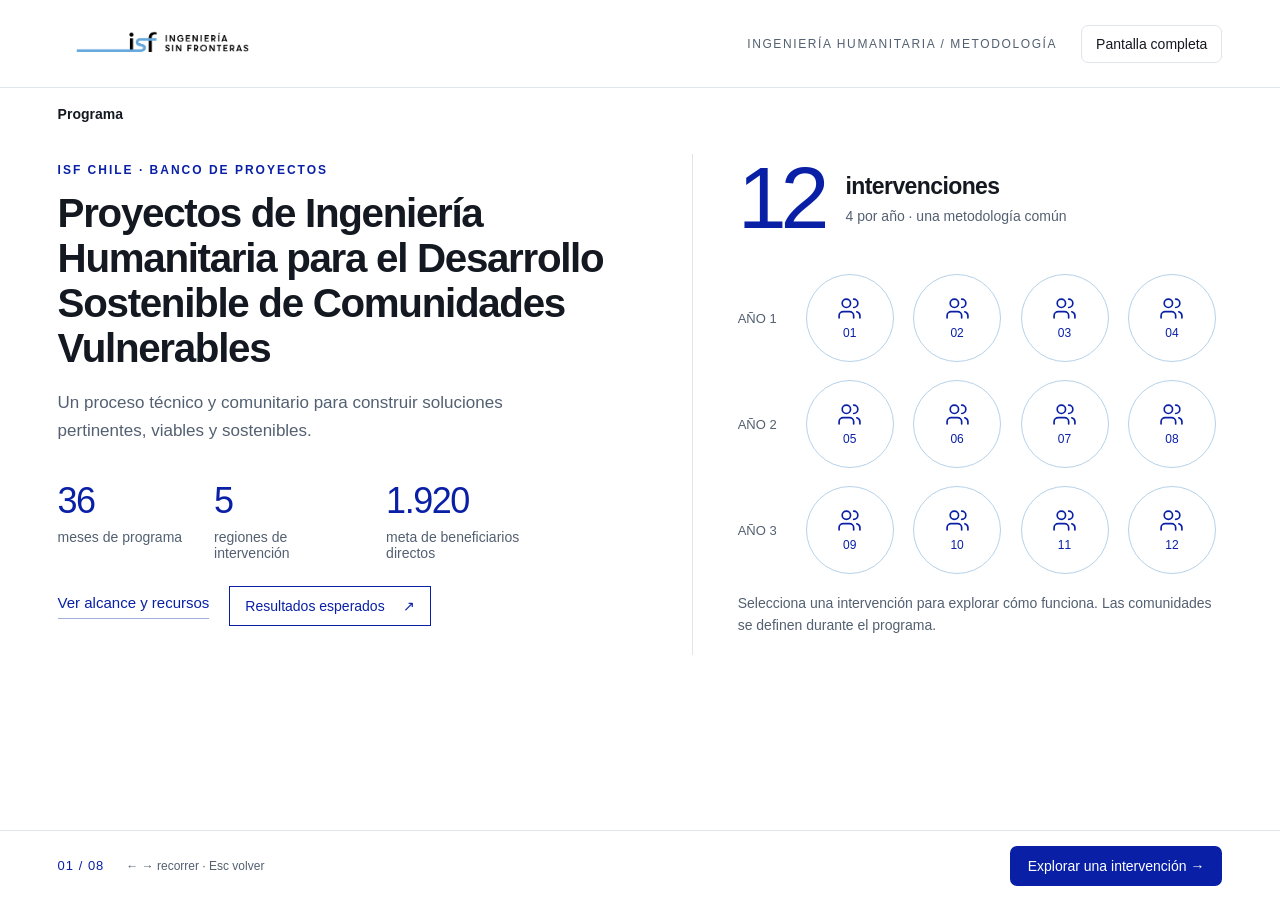
<file: index.html>
<!doctype html>
<html lang="es"><head><meta charset="utf-8"><meta name="viewport" content="width=device-width,initial-scale=1"><title>ISF Chile · Cómo funciona una intervención</title><meta name="description" content="Recorrido interactivo por el programa y la metodología de Ingeniería Humanitaria de ISF Chile."><link rel="icon" href="assets/favicon.svg" type="image/svg+xml"><link rel="stylesheet" href="estilos.css?v=3"></head>
<body><header><button class="brand" data-go="inicio" aria-label="Ir al inicio"><img src="assets/logo-isf.png" alt="Ingeniería Sin Fronteras Chile"></button><span class="header-note">INGENIERÍA HUMANITARIA / METODOLOGÍA</span><button id="fullscreen" class="quiet">Pantalla completa</button></header>
<nav id="crumbs" aria-label="Ruta de navegación"></nav><noscript><p style="padding:16px 4.5vw">Vista estática: para navegar, descarga y abre este HTML en Chrome, Edge o Firefox con JavaScript habilitado.</p></noscript><main id="app" tabindex="-1"><div class="page"><div class="home"><section><span class="eyebrow">ISF Chile · Banco de Proyectos</span><h1>Proyectos de Ingeniería Humanitaria para el Desarrollo Sostenible de Comunidades Vulnerables</h1><p class="lead">Un proceso técnico y comunitario para construir soluciones pertinentes, viables y sostenibles.</p><div class="metrics"><div class="metric"><strong>36</strong><span>meses de programa</span></div><div class="metric"><strong>5</strong><span>regiones de intervención</span></div><div class="metric"><strong>1.920</strong><span>meta de beneficiarios directos</span></div></div><div class="inline-links"><button class="text-link" data-modal="alcance">Ver alcance y recursos</button><button class="results-shortcut" data-go="resultados">Resultados esperados <span aria-hidden="true">↗</span></button></div></section><section class="universe"><div class="universe-title"><span class="big-number">12</span><div><h2>intervenciones</h2><small>4 por año · una metodología común</small></div></div><div class="year"><span>AÑO 1</span><button class="intervention-dot" data-go="intervencion" aria-label="Explorar la metodología de la intervención 1"><svg class="icon" viewBox="0 0 24 24" aria-hidden="true"><path d="M16 21v-2a4 4 0 0 0-4-4H6a4 4 0 0 0-4 4v2 M16 3a4 4 0 0 1 0 8 M22 21v-2a4 4 0 0 0-3-3.87 M13 7a4 4 0 1 1-8 0 4 4 0 0 1 8 0"/></svg><span>01</span></button><button class="intervention-dot" data-go="intervencion" aria-label="Explorar la metodología de la intervención 2"><svg class="icon" viewBox="0 0 24 24" aria-hidden="true"><path d="M16 21v-2a4 4 0 0 0-4-4H6a4 4 0 0 0-4 4v2 M16 3a4 4 0 0 1 0 8 M22 21v-2a4 4 0 0 0-3-3.87 M13 7a4 4 0 1 1-8 0 4 4 0 0 1 8 0"/></svg><span>02</span></button><button class="intervention-dot" data-go="intervencion" aria-label="Explorar la metodología de la intervención 3"><svg class="icon" viewBox="0 0 24 24" aria-hidden="true"><path d="M16 21v-2a4 4 0 0 0-4-4H6a4 4 0 0 0-4 4v2 M16 3a4 4 0 0 1 0 8 M22 21v-2a4 4 0 0 0-3-3.87 M13 7a4 4 0 1 1-8 0 4 4 0 0 1 8 0"/></svg><span>03</span></button><button class="intervention-dot" data-go="intervencion" aria-label="Explorar la metodología de la intervención 4"><svg class="icon" viewBox="0 0 24 24" aria-hidden="true"><path d="M16 21v-2a4 4 0 0 0-4-4H6a4 4 0 0 0-4 4v2 M16 3a4 4 0 0 1 0 8 M22 21v-2a4 4 0 0 0-3-3.87 M13 7a4 4 0 1 1-8 0 4 4 0 0 1 8 0"/></svg><span>04</span></button></div><div class="year"><span>AÑO 2</span><button class="intervention-dot" data-go="intervencion" aria-label="Explorar la metodología de la intervención 5"><svg class="icon" viewBox="0 0 24 24" aria-hidden="true"><path d="M16 21v-2a4 4 0 0 0-4-4H6a4 4 0 0 0-4 4v2 M16 3a4 4 0 0 1 0 8 M22 21v-2a4 4 0 0 0-3-3.87 M13 7a4 4 0 1 1-8 0 4 4 0 0 1 8 0"/></svg><span>05</span></button><button class="intervention-dot" data-go="intervencion" aria-label="Explorar la metodología de la intervención 6"><svg class="icon" viewBox="0 0 24 24" aria-hidden="true"><path d="M16 21v-2a4 4 0 0 0-4-4H6a4 4 0 0 0-4 4v2 M16 3a4 4 0 0 1 0 8 M22 21v-2a4 4 0 0 0-3-3.87 M13 7a4 4 0 1 1-8 0 4 4 0 0 1 8 0"/></svg><span>06</span></button><button class="intervention-dot" data-go="intervencion" aria-label="Explorar la metodología de la intervención 7"><svg class="icon" viewBox="0 0 24 24" aria-hidden="true"><path d="M16 21v-2a4 4 0 0 0-4-4H6a4 4 0 0 0-4 4v2 M16 3a4 4 0 0 1 0 8 M22 21v-2a4 4 0 0 0-3-3.87 M13 7a4 4 0 1 1-8 0 4 4 0 0 1 8 0"/></svg><span>07</span></button><button class="intervention-dot" data-go="intervencion" aria-label="Explorar la metodología de la intervención 8"><svg class="icon" viewBox="0 0 24 24" aria-hidden="true"><path d="M16 21v-2a4 4 0 0 0-4-4H6a4 4 0 0 0-4 4v2 M16 3a4 4 0 0 1 0 8 M22 21v-2a4 4 0 0 0-3-3.87 M13 7a4 4 0 1 1-8 0 4 4 0 0 1 8 0"/></svg><span>08</span></button></div><div class="year"><span>AÑO 3</span><button class="intervention-dot" data-go="intervencion" aria-label="Explorar la metodología de la intervención 9"><svg class="icon" viewBox="0 0 24 24" aria-hidden="true"><path d="M16 21v-2a4 4 0 0 0-4-4H6a4 4 0 0 0-4 4v2 M16 3a4 4 0 0 1 0 8 M22 21v-2a4 4 0 0 0-3-3.87 M13 7a4 4 0 1 1-8 0 4 4 0 0 1 8 0"/></svg><span>09</span></button><button class="intervention-dot" data-go="intervencion" aria-label="Explorar la metodología de la intervención 10"><svg class="icon" viewBox="0 0 24 24" aria-hidden="true"><path d="M16 21v-2a4 4 0 0 0-4-4H6a4 4 0 0 0-4 4v2 M16 3a4 4 0 0 1 0 8 M22 21v-2a4 4 0 0 0-3-3.87 M13 7a4 4 0 1 1-8 0 4 4 0 0 1 8 0"/></svg><span>10</span></button><button class="intervention-dot" data-go="intervencion" aria-label="Explorar la metodología de la intervención 11"><svg class="icon" viewBox="0 0 24 24" aria-hidden="true"><path d="M16 21v-2a4 4 0 0 0-4-4H6a4 4 0 0 0-4 4v2 M16 3a4 4 0 0 1 0 8 M22 21v-2a4 4 0 0 0-3-3.87 M13 7a4 4 0 1 1-8 0 4 4 0 0 1 8 0"/></svg><span>11</span></button><button class="intervention-dot" data-go="intervencion" aria-label="Explorar la metodología de la intervención 12"><svg class="icon" viewBox="0 0 24 24" aria-hidden="true"><path d="M16 21v-2a4 4 0 0 0-4-4H6a4 4 0 0 0-4 4v2 M16 3a4 4 0 0 1 0 8 M22 21v-2a4 4 0 0 0-3-3.87 M13 7a4 4 0 1 1-8 0 4 4 0 0 1 8 0"/></svg><span>12</span></button></div><p class="small">Selecciona una intervención para explorar cómo funciona. Las comunidades se definen durante el programa.</p></section></div></div></main>
<footer><button id="back" class="quiet" hidden>← Volver</button><span id="position">01 / 08</span><span class="keys">← → recorrer · Esc volver</span><button id="next" class="next">Explorar una intervención →</button></footer>
<dialog id="modal" aria-labelledby="modal-title"><button class="close" aria-label="Cerrar">×</button><div id="modal-body"></div></dialog>
<script src="contenido.js"></script><script src="ejemplos.js"></script><script src="app.js?v=3"></script></body></html>
</file>
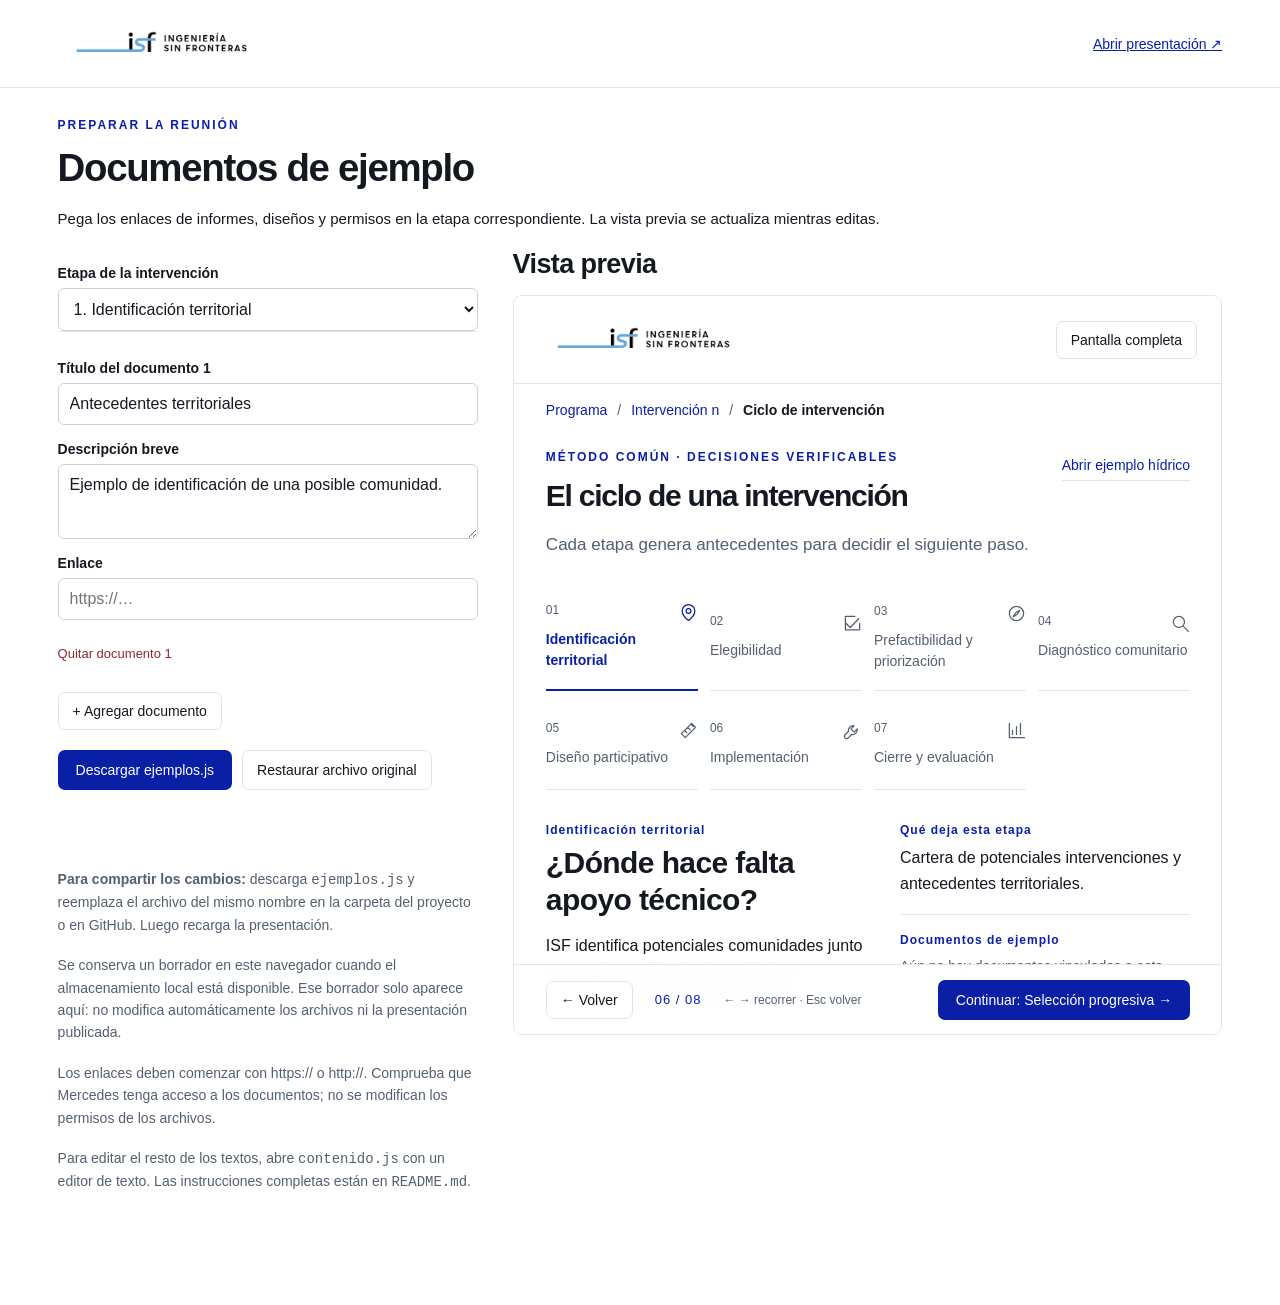
<file: editor.html>
<!doctype html><html lang="es"><head><meta charset="utf-8"><meta name="viewport" content="width=device-width,initial-scale=1"><title>ISF Chile · Editor de ejemplos</title><link rel="icon" href="assets/favicon.svg" type="image/svg+xml"><link rel="stylesheet" href="estilos.css"><style>main{max-width:1600px;padding-top:30px}.editor-layout{display:grid;grid-template-columns:420px 1fr;gap:35px}label{font-size:14px;display:block;margin:16px 0 7px;font-weight:600}input,select,textarea{display:block;width:100%;padding:11px;border:1px solid #c8d3df;border-radius:6px;background:white;color:var(--ink)}textarea{min-height:75px;resize:vertical}.entry{border-top:1px solid var(--line);padding:12px 0 23px}.entry h3{font-size:15px}.remove{color:#8f2929;font-size:13px;padding:8px 0}iframe{width:100%;height:740px;border:1px solid var(--line);border-radius:9px;background:#fff}.preview{position:sticky;top:20px;align-self:start}.editor-actions{display:flex;gap:10px;flex-wrap:wrap;margin:20px 0}.editor-actions .next{margin:0}#status{font-size:14px;min-height:40px;color:var(--blue)}.error{color:#a12727;font-size:13px}.instructions{font-size:15px;max-width:850px}.guide{font-size:14px;color:var(--muted);line-height:1.6}header a{color:var(--blue);font-size:14px;margin-left:auto}@media(max-width:950px){.editor-layout{display:block}.preview{position:static;margin-top:35px}iframe{height:700px}}</style></head><body><header><img src="assets/logo-isf.png" alt="Ingeniería Sin Fronteras Chile" width="210"><a href="index.html" target="_blank" rel="noopener">Abrir presentación ↗</a></header><main><span class="eyebrow">Preparar la reunión</span><h1>Documentos de ejemplo</h1><p class="instructions">Pega los enlaces de informes, diseños y permisos en la etapa correspondiente. La vista previa se actualiza mientras editas.</p><div class="editor-layout"><section><label for="stage">Etapa de la intervención</label><select id="stage"></select><div id="entries"></div><button class="quiet" id="add">+ Agregar documento</button><div class="editor-actions"><button class="next" id="download">Descargar ejemplos.js</button><button class="quiet" id="reset">Restaurar archivo original</button></div><p id="status" role="status"></p><p class="guide"><strong>Para compartir los cambios:</strong> descarga <code>ejemplos.js</code> y reemplaza el archivo del mismo nombre en la carpeta del proyecto o en GitHub. Luego recarga la presentación.</p><p class="guide">Se conserva un borrador en este navegador cuando el almacenamiento local está disponible. Ese borrador solo aparece aquí: no modifica automáticamente los archivos ni la presentación publicada.</p><p class="guide">Los enlaces deben comenzar con https:// o http://. Comprueba que Mercedes tenga acceso a los documentos; no se modifican los permisos de los archivos.</p><p class="guide">Para editar el resto de los textos, abre <code>contenido.js</code> con un editor de texto. Las instrucciones completas están en <code>README.md</code>.</p></section><section class="preview"><h2>Vista previa</h2><iframe id="preview" src="index.html#ciclo" title="Vista previa de los ejemplos en el ciclo de intervención"></iframe></section></div></main><script src="contenido.js"></script><script src="ejemplos.js"></script><script src="editor.js"></script></body></html>
</file>
<file: estilos.css>
:root{--blue:#0920A6;--sky:#64A7DB;--orange:#FF961F;--ink:#171c2a;--muted:#596373;--line:#dfe5ec;--soft:#f4f8fc;--white:#fff;font-family:Arial,Helvetica,sans-serif;color:var(--ink);background:white;font-size:16px}*{box-sizing:border-box}body{margin:0}button,a,input,select,textarea{-webkit-tap-highlight-color:transparent}button,input,select,textarea{font:inherit}button{cursor:pointer}button,a{touch-action:manipulation}button{color:inherit}button:focus-visible,a:focus-visible,input:focus-visible,textarea:focus-visible,select:focus-visible{outline:3px solid var(--orange);outline-offset:5px}button{border:0;background:none}header{height:88px;display:flex;align-items:center;gap:24px;padding:20px 4.5vw;border-bottom:1px solid var(--line)}.brand{padding:0;display:flex;align-items:center}.brand img{width:212px;height:auto;display:block}.header-note{font-size:12px;letter-spacing:1.6px;margin-left:auto;color:var(--muted)}.quiet{border:1px solid var(--line);border-radius:7px;padding:10px 14px;font-size:14px;background:#fff}.quiet:hover{border-color:var(--blue);color:var(--blue)}#crumbs{display:flex;gap:10px;align-items:center;min-height:51px;padding:12px 4.5vw;font-size:14px;color:var(--muted);flex-wrap:wrap}#crumbs button{padding:0;color:var(--blue)}#crumbs span:last-child{font-weight:600;color:var(--ink)}main{max-width:1500px;margin:auto;padding:15px 4.5vw 96px;min-height:calc(100vh - 209px)}main:focus{outline:none}.page{transform-origin:var(--zoom-origin,50% 40%);animation:appear .38s cubic-bezier(.2,.7,.2,1)}@keyframes appear{from{opacity:0;transform:translateY(12px) scale(.9)}to{opacity:1;transform:none}}.eyebrow{text-transform:uppercase;letter-spacing:2px;color:var(--blue);font-size:12px;font-weight:700;display:block;margin-bottom:14px}h1{font-size:clamp(28px,3vw,44px);line-height:1.12;font-weight:600;letter-spacing:-1.3px;margin:0 0 18px}h2{font-size:27px;font-weight:600;letter-spacing:-.6px;margin:0 0 15px}h3{font-size:18px;line-height:1.35;margin:0 0 9px}p{font-size:17px;line-height:1.6;margin:0 0 18px}.muted{color:var(--muted)}.lead{max-width:690px;color:var(--muted)}.home{display:grid;grid-template-columns:1.05fr 1fr;gap:6vw;align-items:center;min-height:500px}.home h1{font-size:clamp(31px,3.15vw,47px)}.home p{max-width:520px}.accent{color:var(--blue)}.metrics{display:flex;gap:32px;margin-top:36px;flex-wrap:wrap}.metric strong{display:block;font-size:36px;letter-spacing:-1.5px;font-weight:500;color:var(--blue)}.metric span{display:block;font-size:14px;color:var(--muted);max-width:140px;margin-top:7px}.universe{border-left:1px solid var(--line);padding-left:45px}.big-number{font-size:88px;line-height:1;font-weight:500;letter-spacing:-6px;color:var(--blue)}.universe-title{display:flex;gap:22px;align-items:center;margin-bottom:32px}.universe-title h2{font-size:23px;margin:0}.universe-title small{display:block;margin-top:8px;font-size:14px;color:var(--muted)}.year{display:grid;grid-template-columns:55px repeat(4,1fr);gap:13px;align-items:center;margin-bottom:18px}.year>span{font-size:13px;color:var(--muted)}.intervention-dot{border:1px solid #b6d2e9;background:white;color:var(--blue);border-radius:50%;aspect-ratio:1;display:flex;flex-direction:column;align-items:center;justify-content:center;gap:5px;transition:.2s;max-width:88px}.intervention-dot:hover{background:var(--blue);color:#fff;transform:scale(1.07)}.intervention-dot svg{width:25px;height:25px}.intervention-dot span{font-size:12px}.text-link{color:var(--blue);font-size:15px;border-bottom:1px solid #a3b0df;padding:0 0 4px;line-height:1.45}.page-top{display:flex;justify-content:space-between;gap:28px;align-items:flex-start}.page-top .lead{max-width:780px;margin-bottom:0}.page-top h1{font-size:35px}.page-top .quiet{flex-shrink:0}.orbit{position:relative;min-height:505px;background:radial-gradient(circle,#d9e4ef .8px,transparent .8px);background-size:22px 22px;border-radius:12px;margin-top:18px}.orbit-lines{position:absolute;width:100%;height:100%;inset:0;pointer-events:none}.orbit-lines path,.orbit-lines line{stroke:#ccd7e4;stroke-width:1.5;fill:none}.node{position:absolute;transform:translate(-50%,-50%);border:1px solid #b9c9df;background:#fff;border-radius:50%;width:146px;height:146px;display:flex;flex-direction:column;align-items:center;justify-content:center;padding:18px;text-align:center;box-shadow:0 0 0 12px #ffffffad;transition:background .2s,box-shadow .2s}.node:hover{background:#f0f6ff;box-shadow:0 0 0 12px #eaf3fc99}.node svg{width:33px;height:33px;margin-bottom:10px;color:var(--blue)}.node strong{font-size:18px}.node small{font-size:12px;color:var(--muted);margin-top:6px}.node.center{width:180px;height:180px;background:var(--blue);color:#fff;border:0;box-shadow:0 0 0 12px #edf1fb}.node.center svg,.node.center small{color:#fff}.node.center strong{font-size:19px;line-height:1.2}.node.center:hover{background:#132cc1}.bubble{position:absolute;transform:translate(-50%,-50%);border-radius:50%;border:1px solid #bfdaee;background:#f1f8fd;width:107px;height:107px;display:flex;align-items:center;justify-content:center;text-align:center;padding:13px;font-size:14px;line-height:1.3;color:#244666}.bubble.large{width:127px;height:127px}.bubble.medium{width:99px;height:99px}.bubble.orange{background:#fff5e8;border-color:#ffd8a9;color:#6c4308}.orbit-caption{font-size:13px;color:var(--muted);text-align:center;margin:0}.split{display:grid;grid-template-columns:1.25fr 1fr;gap:40px;margin-top:12px}.split .orbit{min-height:490px;margin:0}.satellite{width:119px;height:119px;border-radius:20px;box-shadow:0 0 0 8px #ffffffa6}.satellite strong{font-size:14px;line-height:1.2}.satellite svg{width:27px;height:27px}.satellite.active{border-color:var(--blue);background:#edf3fc}.actor-core{width:142px;height:142px;background:#edf4fc}.detail{border-left:1px solid var(--line);padding:24px 0 0 30px;align-self:stretch}.detail h2{font-size:27px}.detail ul{padding-left:21px;color:var(--muted);line-height:1.65;font-size:16px;margin:14px 0 24px}.detail li+li{margin-top:10px}.detail .mini-label{font-size:12px;font-weight:700;letter-spacing:1.2px;color:var(--blue);margin-bottom:8px;text-transform:uppercase}.detail p{font-size:16px}.detail .stat{font-size:33px;color:var(--blue);margin:20px 0 8px}.inline-links{display:flex;flex-wrap:wrap;gap:10px;margin:20px 0}.chip{border:1px solid var(--line);border-radius:7px;padding:10px 12px;font-size:14px;text-align:left}.chip:hover,.chip.active{border-color:var(--blue);color:var(--blue);background:#f4f7ff}.cycle-nav{display:grid;grid-template-columns:repeat(7,1fr);gap:7px;margin:27px 0 0;border-bottom:1px solid var(--line);padding-bottom:18px}.stage-btn{border-radius:8px;padding:14px 10px;text-align:left;min-height:114px;border:1px solid transparent}.stage-btn:hover{background:var(--soft)}.stage-btn.active{background:var(--blue);color:white}.stage-btn .num{display:block;font-size:12px;opacity:.7;margin-bottom:12px}.stage-btn strong{font-size:14px;line-height:1.4;display:block}.stage-btn svg{width:19px;height:19px;float:right}.stage-content{display:grid;grid-template-columns:1.1fr 1fr;gap:50px;padding-top:27px}.stage-content h2{font-size:30px}.stage-content p{font-size:16px}.stage-content .mini-label{display:block;font-size:12px;letter-spacing:1px;font-weight:700;color:var(--blue);margin-bottom:8px}.checkpoint{border-left:3px solid var(--orange);padding-left:18px;margin:24px 0}.documents{border-top:1px solid var(--line);padding-top:18px}.document-link{display:flex;gap:12px;align-items:flex-start;padding:12px 0;color:var(--blue);text-decoration:none;font-size:15px;border-bottom:1px solid #edf0f5}.document-link svg{width:21px;flex-shrink:0}.document-link span{display:block;color:var(--muted);font-size:13px;margin-top:5px;line-height:1.5}.empty-docs{font-size:14px!important;color:var(--muted)}.transverse{display:flex;gap:15px;align-items:center;padding:15px 18px;background:var(--soft);border-radius:8px;margin-top:24px;font-size:14px;line-height:1.5}.transverse svg{width:24px;flex-shrink:0;color:var(--blue)}.example-band{background:#fff5e8;border-radius:8px;padding:15px 20px;margin-top:18px;color:#624313}.example-band p{font-size:15px;margin:5px 0 0}.comparison{display:grid;grid-template-columns:1fr 1fr;gap:65px;margin-top:30px}.comparison article{border-top:3px solid var(--blue);padding-top:23px}.comparison article:last-child{border-color:var(--sky)}.comparison ul{padding-left:20px;font-size:18px;line-height:1.8;color:var(--muted)}.closing{font-size:22px;margin-top:35px;max-width:880px;line-height:1.5}.results{display:grid;grid-template-columns:repeat(3,1fr);gap:25px;margin-top:25px}.result{padding:23px 0;border-top:1px solid var(--line)}.result strong{font-size:40px;color:var(--blue);font-weight:500}.result h3{margin-top:10px}.result p{font-size:15px;color:var(--muted)}footer{position:fixed;bottom:0;left:0;right:0;height:70px;display:flex;gap:22px;align-items:center;padding:12px 4.5vw;background:#fffffff5;backdrop-filter:blur(10px);border-top:1px solid var(--line);z-index:5}#position{font-size:13px;color:var(--blue);letter-spacing:1px}.keys{color:var(--muted);font-size:12px}.next{margin-left:auto;background:var(--blue);color:white;padding:12px 18px;border-radius:7px;font-size:14px}.next:hover{background:#152fbe}dialog{border:0;border-radius:12px;padding:40px;max-width:720px;width:calc(100% - 32px);max-height:85vh;box-shadow:0 25px 100px #09204c33}dialog::backdrop{background:#14203b66;backdrop-filter:blur(4px)}.close{position:absolute;right:13px;top:9px;font-size:30px;color:var(--muted)}dialog h2{padding-right:25px}dialog li{line-height:1.7;margin-bottom:8px}.small{font-size:14px;color:var(--muted)}.example-toggle{background:#fff5e8;border-color:#ffd8a9}.icon{width:24px;height:24px;display:inline-block;vertical-align:middle;fill:none;stroke:currentColor;stroke-width:1.6;stroke-linecap:round;stroke-linejoin:round}
@media(min-width:1500px){.orbit{min-height:550px}}@media(max-width:1000px){header{padding:18px 25px}.header-note{display:none}.brand{margin-right:auto}.home{gap:30px}.universe{padding-left:25px}.year{gap:7px;grid-template-columns:40px repeat(4,1fr)}.split{gap:20px;grid-template-columns:1fr 1fr}.node{width:122px;height:122px}.node.center{width:154px;height:154px}.bubble.large{width:108px;height:108px}.bubble{width:93px;height:93px;font-size:13px}.satellite{width:98px;height:98px;padding:10px}.satellite strong{font-size:13px}.cycle-nav{grid-template-columns:repeat(4,1fr)}.stage-btn{min-height:87px}.stage-content{gap:30px}.detail{padding-left:20px}}@media(max-width:700px){header{height:76px;padding:15px 18px}.brand img{width:175px}#fullscreen{font-size:12px;padding:9px}main{padding:10px 20px 95px}#crumbs{padding:12px 20px;font-size:12px}.home{display:block;min-height:0}.home h1{font-size:32px}.metrics{gap:20px;margin:25px 0 35px}.metric strong{font-size:30px}.metric span{font-size:12px;max-width:105px}.universe{padding:25px 0 0;border:0;border-top:1px solid var(--line)}.universe-title{margin-bottom:25px}.big-number{font-size:65px}.year{grid-template-columns:50px repeat(4,1fr);gap:13px}.intervention-dot{max-width:80px}.page-top{display:block}.page-top h1{font-size:30px}.page-top>.quiet{margin-top:12px}.orbit{min-height:520px;margin-left:-10px;margin-right:-10px}.node{width:99px;height:99px;padding:10px;box-shadow:0 0 0 5px #ffffffad}.node strong{font-size:15px}.node svg{width:26px;height:26px;margin-bottom:5px}.node small{font-size:10px}.node.center{width:132px;height:132px;box-shadow:0 0 0 6px #edf1fb}.node.center strong{font-size:16px}.bubble,.bubble.large{width:88px;height:88px;font-size:12px;padding:9px}.bubble.medium{width:76px;height:76px;font-size:11px}.main-orbit .node[data-go=comunidad]{left:18%!important;top:29%!important}.main-orbit .node[data-go=empresas]{left:82%!important;top:29%!important}.main-orbit .node[data-go=isf]{top:76%!important}.main-orbit .center{top:49%!important}.main-orbit .bubble.local{left:18%!important;top:8%!important}.main-orbit .bubble.tech{left:82%!important;top:8%!important}.main-orbit .bubble.challenge{left:16%!important;top:51%!important}.main-orbit .bubble.money{left:84%!important;top:51%!important}.main-orbit .bubble.method{left:20%!important;top:79%!important}.main-orbit .bubble.isf-tech{left:80%!important;top:79%!important}.main-orbit .orbit-lines{display:none}.split{display:block}.split .orbit{min-height:405px}.satellite{width:95px;height:95px;border-radius:15px}.satellite strong{font-size:12px}.actor-core{width:109px;height:109px}.detail{padding:25px 0 0;border-left:0;border-top:1px solid var(--line)}.cycle-nav{grid-template-columns:repeat(2,1fr);gap:5px;margin-top:20px}.stage-btn{min-height:75px;padding:10px}.stage-btn .num{margin-bottom:6px}.stage-content{display:block}.stage-content>div+div{margin-top:25px}.comparison{display:block;margin-top:25px}.comparison article{margin-bottom:25px}.results{grid-template-columns:1fr 1fr;gap:16px}.result strong{font-size:31px}.result h3{font-size:16px}.keys{display:none}footer{gap:12px;padding:12px 18px}footer .quiet,.next{font-size:12px;padding:11px}#position{font-size:11px}.transverse{align-items:flex-start}.orbit-caption{font-size:12px}dialog{padding:32px 22px}}
@media(prefers-reduced-motion:reduce){*,*::before,*::after{animation:none!important;transition:none!important;scroll-behavior:auto!important}}

/* V3 — jerarquía editorial: categorías, subniveles y contenido abierto. */
:root{--ink:#141820;--muted:#536071}
.page-top h1{font-size:clamp(30px,3vw,40px);letter-spacing:-1.25px;line-height:1.17}
.page-top .lead{max-width:880px;font-size:17px}
.actor-layout{display:grid;grid-template-columns:minmax(280px,36%) minmax(0,1fr);gap:65px;margin-top:38px}
.actor-index{align-self:start}
.actor-resource{padding:0 0 24px;margin-bottom:10px}
.actor-resource .mini-label{display:block;font-size:11px;text-transform:uppercase;letter-spacing:1.4px;color:var(--muted);margin-bottom:12px}
.resource-link{display:flex;align-items:center;gap:12px;text-align:left;padding:0;font-size:24px;line-height:1.25;letter-spacing:-.6px}
.resource-link .icon{color:var(--blue);width:26px;height:26px;flex-shrink:0}
.resource-link>span:last-child{font-size:19px;margin-left:auto;color:var(--blue)}
.resource-link:hover,.resource-link.active{color:var(--blue)}
.index-group{border-top:1px solid var(--line)}
.index-group:last-child{border-bottom:1px solid var(--line)}
.group-link{width:100%;display:grid;grid-template-columns:25px 1fr 16px;align-items:start;gap:12px;text-align:left;padding:22px 0;color:var(--ink)}
.group-number{font-size:12px;letter-spacing:1px;color:var(--muted);padding-top:6px}
.group-link strong{font-size:23px;font-weight:500;letter-spacing:-.5px;line-height:1.25;display:block}
.group-link small{font-size:13px;line-height:1.55;color:var(--muted);margin-top:7px;display:block}
.group-arrow{font-size:20px;line-height:1.3;color:var(--muted)}
.is-active>.group-link strong,.is-active>.group-link .group-number,.is-active>.group-link .group-arrow,.group-link:hover strong{color:var(--blue)}
.is-active>.group-link strong{font-weight:600}
.sub-index{margin:-3px 0 20px 37px;display:grid;gap:3px}
.sub-index button{display:flex;align-items:flex-start;gap:10px;font-size:14px;line-height:1.45;text-align:left;color:var(--muted);padding:8px 0}
.sub-index .icon{width:18px;height:18px;flex-shrink:0;margin-top:1px}
.sub-index button:hover,.sub-index button.active{color:var(--blue)}
.sub-index button.active{font-weight:600}
.actor-detail{padding:3px 0 0 42px;border-left:1px solid var(--line);min-width:0}
.actor-detail h2{font-size:30px;line-height:1.2;max-width:620px;letter-spacing:-.75px;margin-bottom:18px}
.actor-detail p{font-size:17px;line-height:1.65;max-width:65ch}
.actor-detail ul{font-size:17px;line-height:1.65;max-width:65ch;margin:22px 0 28px}
.actor-detail .mini-label{font-size:11px;letter-spacing:1.2px;margin-bottom:16px}
.actor-detail .detail-note{font-size:14px;line-height:1.65;color:var(--muted);margin-top:24px;max-width:68ch}
.open-rows{margin:25px 0 12px}
.open-rows>button{display:flex;width:100%;align-items:flex-start;gap:15px;text-align:left;padding:18px 0;border-top:1px solid var(--line)}
.open-rows>button:last-child{border-bottom:1px solid var(--line)}
.open-rows strong{font-size:17px;font-weight:500;line-height:1.4;display:block}
.open-rows small{font-size:14px;line-height:1.6;color:var(--muted);display:block;margin-top:6px}
.open-rows .row-icon{color:var(--blue);padding-top:2px}
.open-rows .row-icon .icon{width:22px;height:22px}
.open-rows .row-arrow{margin-left:auto;color:var(--blue);font-size:18px}
.open-rows>button:hover strong{color:var(--blue)}
.team-tree{margin:28px 0 15px}
.team-management,.team-coordinator{display:flex;align-items:center;gap:14px;text-align:left;padding:6px 0;width:100%}
.team-tree .icon{color:var(--blue);flex-shrink:0}
.team-tree strong{display:block;font-size:19px;line-height:1.35;font-weight:500}
.team-tree small{display:block;color:var(--muted);font-size:13px;line-height:1.55;margin-bottom:3px}
.team-management>span:last-child,.team-coordinator>span:last-child{margin-left:auto;color:var(--blue)}
.team-coordinator{padding-left:35px}
.team-coordinator strong{font-size:23px;color:var(--blue)}
.team-spine{height:27px;width:1px;background:var(--line);margin:8px 0 8px 12px}
.team-relationship{font-size:13px!important;color:var(--muted);margin:23px 0 13px 35px!important}
.team-contributors{display:grid;grid-template-columns:1fr 1fr;gap:26px;margin-left:35px}
.team-contributors button{text-align:left;padding:15px 0;border-top:1px solid var(--line)}
.team-contributors .icon{width:21px;height:21px;margin-bottom:10px}
.team-contributors strong{font-size:16px}
.team-contributors small{font-size:13px;margin-top:7px}
.team-tree button:hover strong{color:var(--blue);text-decoration:underline;text-underline-offset:4px}
.experience-records{margin-top:26px}
.experience-records article{padding:20px 0;border-top:1px solid var(--line)}
.record-year{font-size:13px;color:var(--muted);display:block;margin-bottom:10px;letter-spacing:.5px}
.experience-records h3{font-size:19px;font-weight:500;line-height:1.4;max-width:520px}
.experience-records p{font-size:14px;color:var(--muted);margin:12px 0 0}
.experience-records p strong{font-size:26px;color:var(--blue);font-weight:500;margin-right:6px;letter-spacing:-.6px}
/* Le cycle se lit comme une suite de décisions, sans cartes de commentaire. */
.cycle-nav{border:0;gap:12px;padding-bottom:0;margin-top:30px}
.stage-btn{border:0;border-bottom:1px solid var(--line);border-radius:0;padding:15px 0 18px;color:var(--muted)}
.stage-btn:hover{background:transparent;color:var(--blue)}
.stage-btn.active{background:transparent;color:var(--blue);border-bottom:2px solid var(--blue)}
.stage-btn strong{font-size:14px;font-weight:500;line-height:1.5}
.stage-btn.active strong{font-weight:600}
.stage-btn .num{opacity:1;color:var(--muted)}
.stage-content{gap:65px;padding-top:33px}
.stage-content h2{line-height:1.22}
.checkpoint{border:0;padding:0;margin:25px 0 0;background:transparent}
.transverse{background:transparent;border:0;border-radius:0;padding:0;margin-top:27px;max-width:900px;gap:12px;color:var(--muted)}
.transverse strong{display:block;font-weight:500;color:var(--ink);font-size:16px;margin-bottom:6px}
.transverse .icon{margin-top:3px;width:22px}
.example-band{background:transparent;border:0;border-radius:0;padding:0;margin-top:30px;color:var(--ink);max-width:900px}
.example-band>strong{font-size:16px;font-weight:500;color:var(--blue);display:block;margin-bottom:9px}
.example-band p{font-size:16px;line-height:1.6}
.example-band p.small{font-size:13px;color:var(--muted);margin-top:9px}
.example-toggle{background:transparent;border:0;border-bottom:1px solid var(--line);border-radius:0;padding:7px 0;color:var(--blue)}
.example-toggle:hover{border-color:var(--blue)}
.main-orbit{background:none}
@media(max-width:1100px){.actor-layout{gap:32px;grid-template-columns:minmax(250px,35%) minmax(0,1fr)}.actor-detail{padding-left:26px}.group-link strong{font-size:21px}.actor-detail h2{font-size:27px}.team-contributors{gap:18px;margin-left:20px}.stage-content{gap:35px}}
@media(max-width:700px){.actor-layout{display:block;margin-top:25px}.actor-resource{padding-bottom:18px}.resource-link{font-size:23px}.group-link{padding:18px 0}.group-link strong{font-size:21px}.sub-index{margin-bottom:15px}.actor-detail{margin-top:30px;padding:0;border:0;scroll-margin-top:22px}.actor-detail h2{font-size:27px}.actor-detail p,.actor-detail ul{font-size:16px}.team-coordinator{padding-left:18px}.team-coordinator strong{font-size:21px}.team-contributors{margin-left:18px;gap:20px}.team-contributors strong{font-size:15px}.team-relationship{margin-left:18px!important}.stage-btn{min-height:90px}.cycle-nav{gap:8px 15px}.stage-content{padding-top:25px}.transverse{margin-top:25px;align-items:flex-start}.example-band p{font-size:15px}}
.home .inline-links{align-items:center;gap:20px;margin-top:25px}
.results-shortcut{display:inline-flex;align-items:center;gap:18px;border:1px solid var(--blue);border-radius:0;background:white;color:var(--blue);padding:11px 15px;font-size:14px}
.results-shortcut:hover{background:var(--blue);color:white}
</file>
